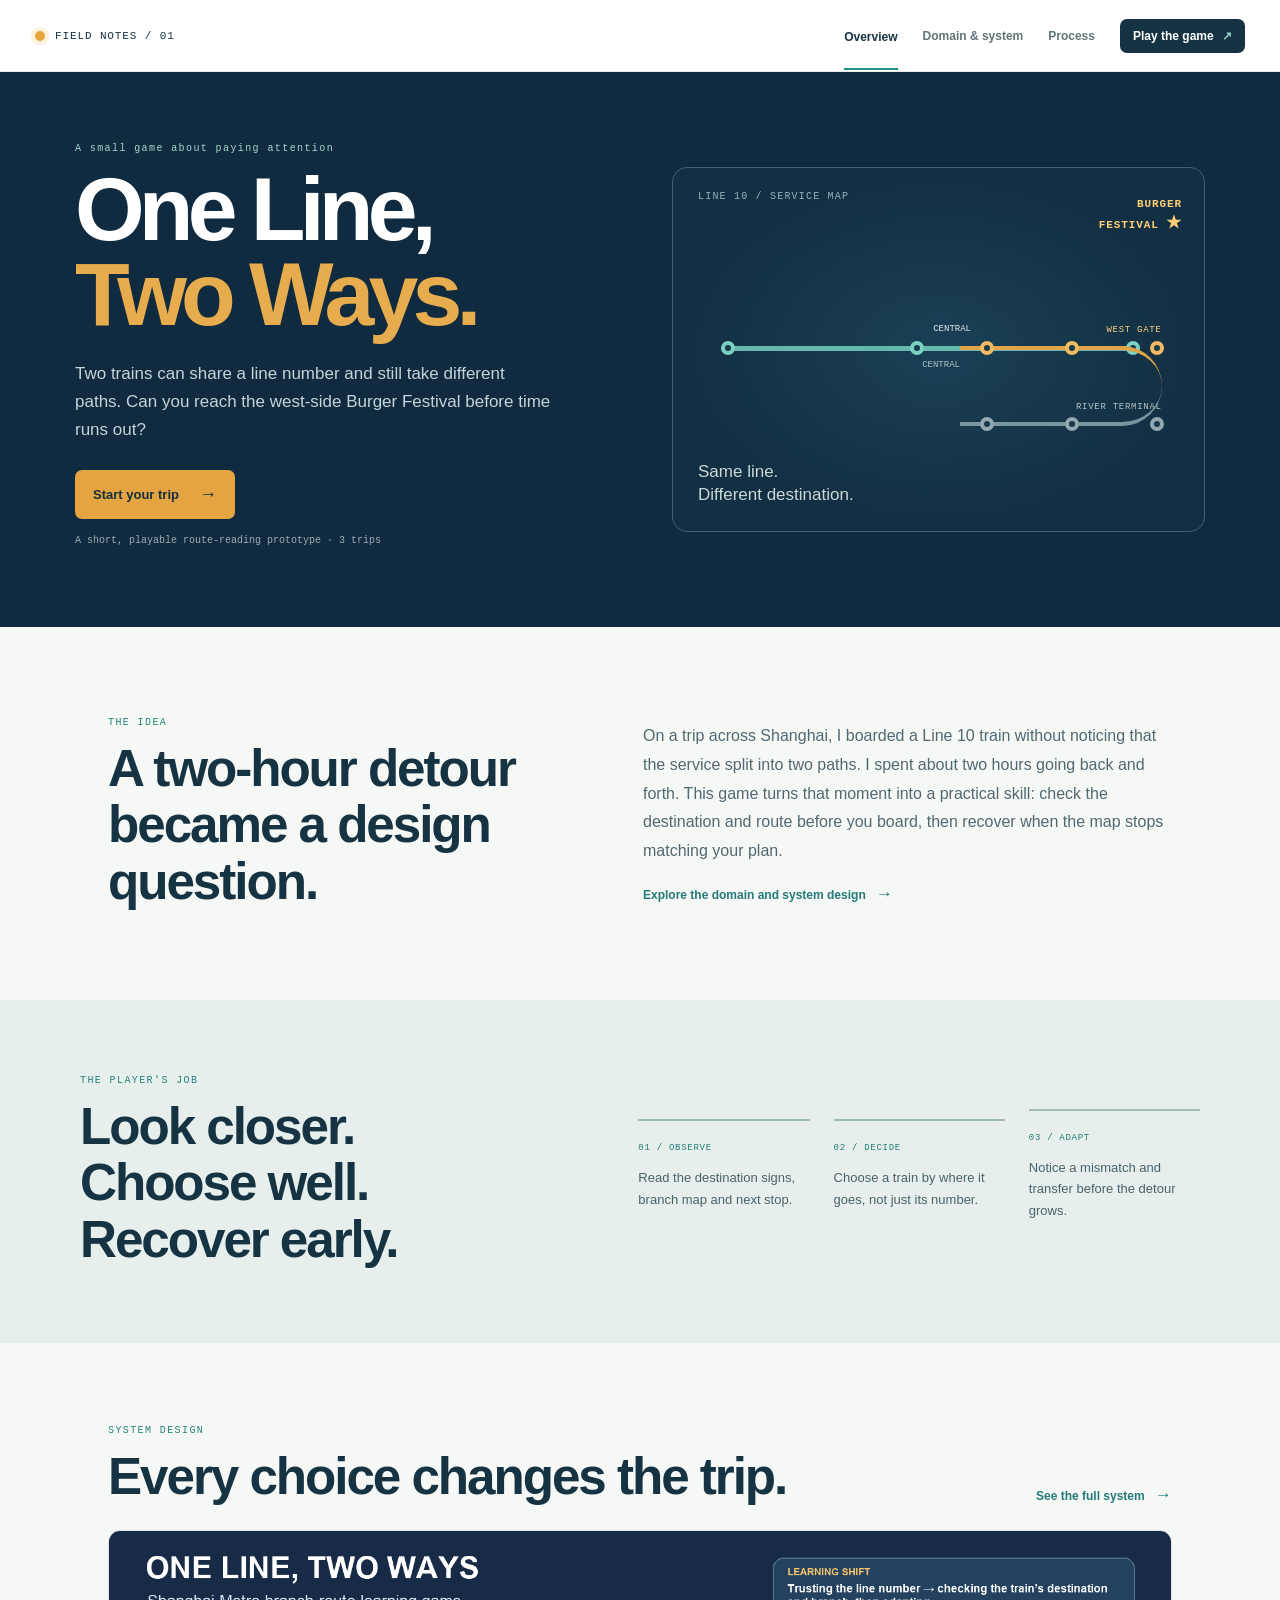
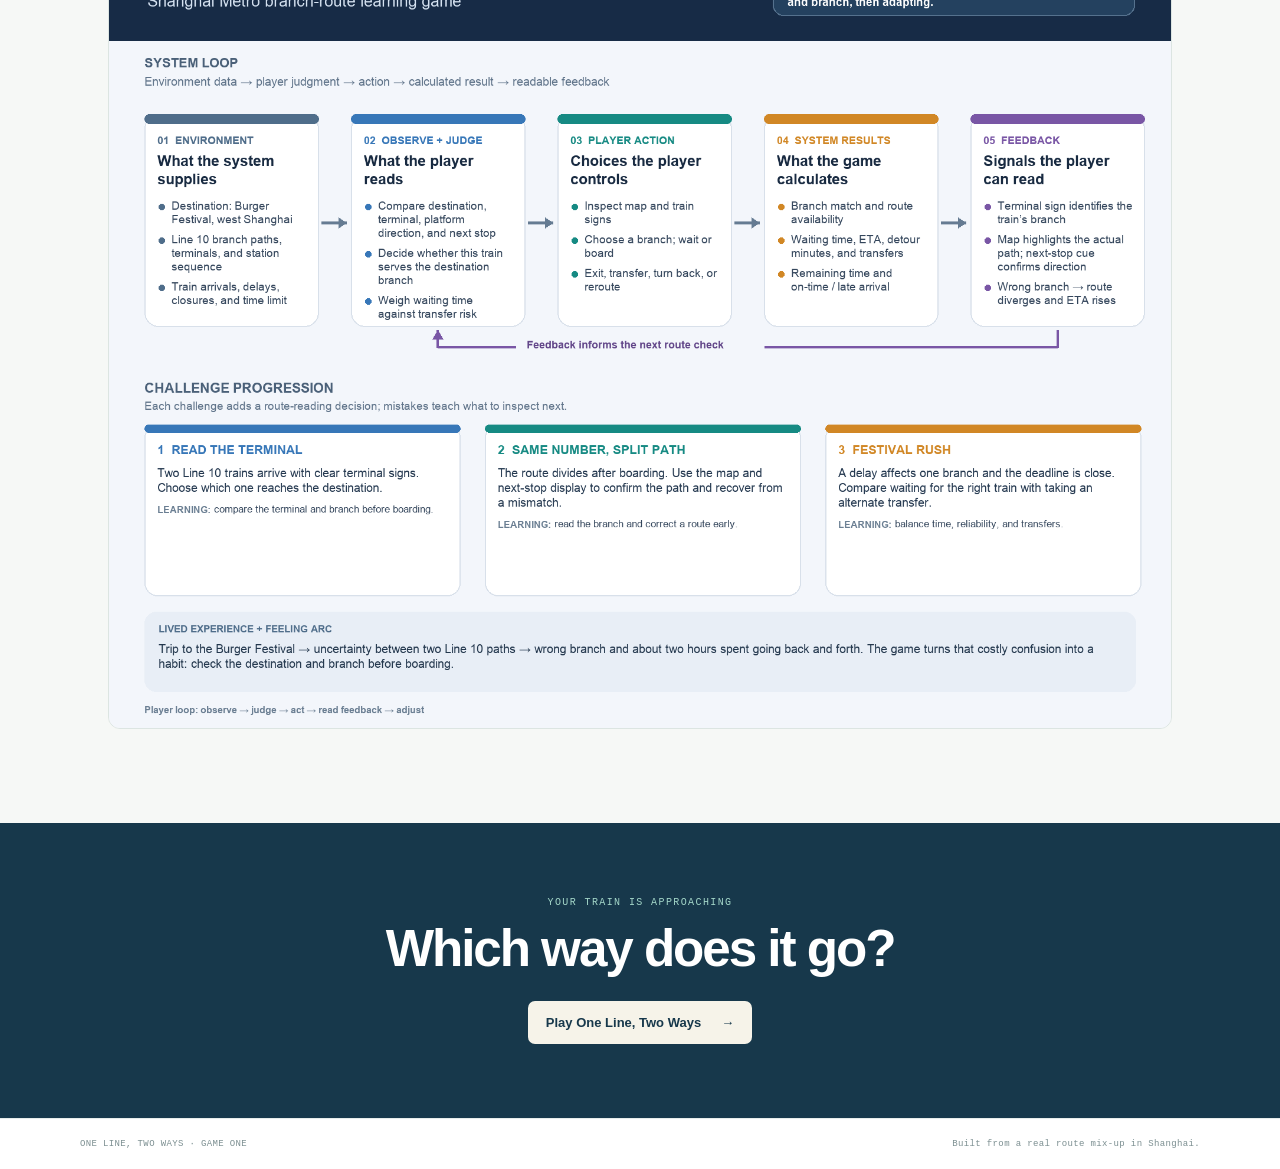
<file: index.html>
<!doctype html>
<html lang="en">
<head>
  <meta charset="utf-8"><meta name="viewport" content="width=device-width,initial-scale=1">
  <meta name="theme-color" content="#102b3f"><title>One Line, Two Ways — A route-reading game</title>
  <link rel="stylesheet" href="assets/site.css">
</head>
<body>
  <header class="topbar"><a class="brand" href="index.html"><span class="brand-dot"></span> FIELD NOTES / 01</a><nav><a class="active" href="index.html">Overview</a><a href="domain.html">Domain &amp; system</a><a href="process.html">Process</a><a class="nav-play" href="game.html">Play the game <span>↗</span></a></nav></header>
  <main>
    <section class="hero"><div class="hero-copy"><p class="eyebrow">A small game about paying attention</p><h1>One Line,<br><em>Two Ways.</em></h1><p class="lede">Two trains can share a line number and still take different paths. Can you reach the west-side Burger Festival before time runs out?</p><a class="button primary" href="game.html">Start your trip <span>→</span></a><p class="micro">A short, playable route-reading prototype · 3 trips</p></div><div class="hero-map" aria-label="Illustration of two train branches"><div class="map-label">LINE 10 / SERVICE MAP</div><div class="map-dest">BURGER<br>FESTIVAL <b>★</b></div><div class="route-main"><i></i><i></i><i></i></div><div class="route-branch branch-a"><i></i><i></i><i></i><span>WEST GATE</span></div><div class="route-branch branch-b"><i></i><i></i><i></i><span>RIVER TERMINAL</span></div><div class="map-station">CENTRAL</div><div class="map-note">Same line.<br>Different destination.</div></div></section>
    <section class="intro-grid"><div><p class="eyebrow">THE IDEA</p><h2>A two-hour detour<br>became a design question.</h2></div><div><p>On a trip across Shanghai, I boarded a Line 10 train without noticing that the service split into two paths. I spent about two hours going back and forth. This game turns that moment into a practical skill: check the destination and route before you board, then recover when the map stops matching your plan.</p><a class="text-link" href="domain.html">Explore the domain and system design <span>→</span></a></div></section>
    <section class="feature-band"><div><p class="eyebrow">THE PLAYER'S JOB</p><h2>Look closer.<br>Choose well.<br>Recover early.</h2></div><div class="steps"><article><b>01 / OBSERVE</b><p>Read the destination signs, branch map and next stop.</p></article><article><b>02 / DECIDE</b><p>Choose a train by where it goes, not just its number.</p></article><article><b>03 / ADAPT</b><p>Notice a mismatch and transfer before the detour grows.</p></article></div></section>
    <section class="graph-section"><div class="section-head"><div><p class="eyebrow">SYSTEM DESIGN</p><h2>Every choice changes the trip.</h2></div><a class="text-link" href="domain.html">See the full system <span>→</span></a></div><img class="graph-image" src="assets/system-graph.png" alt="System graph showing how route choice, time, signs and recovery affect arrival at the festival"></section>
    <section class="closing"><p class="eyebrow">YOUR TRAIN IS APPROACHING</p><h2>Which way does it go?</h2><a class="button light" href="game.html">Play One Line, Two Ways <span>→</span></a></section>
  </main>
  <footer><span>ONE LINE, TWO WAYS · GAME ONE</span><span>Built from a real route mix-up in Shanghai.</span></footer>
</body></html>
</file>
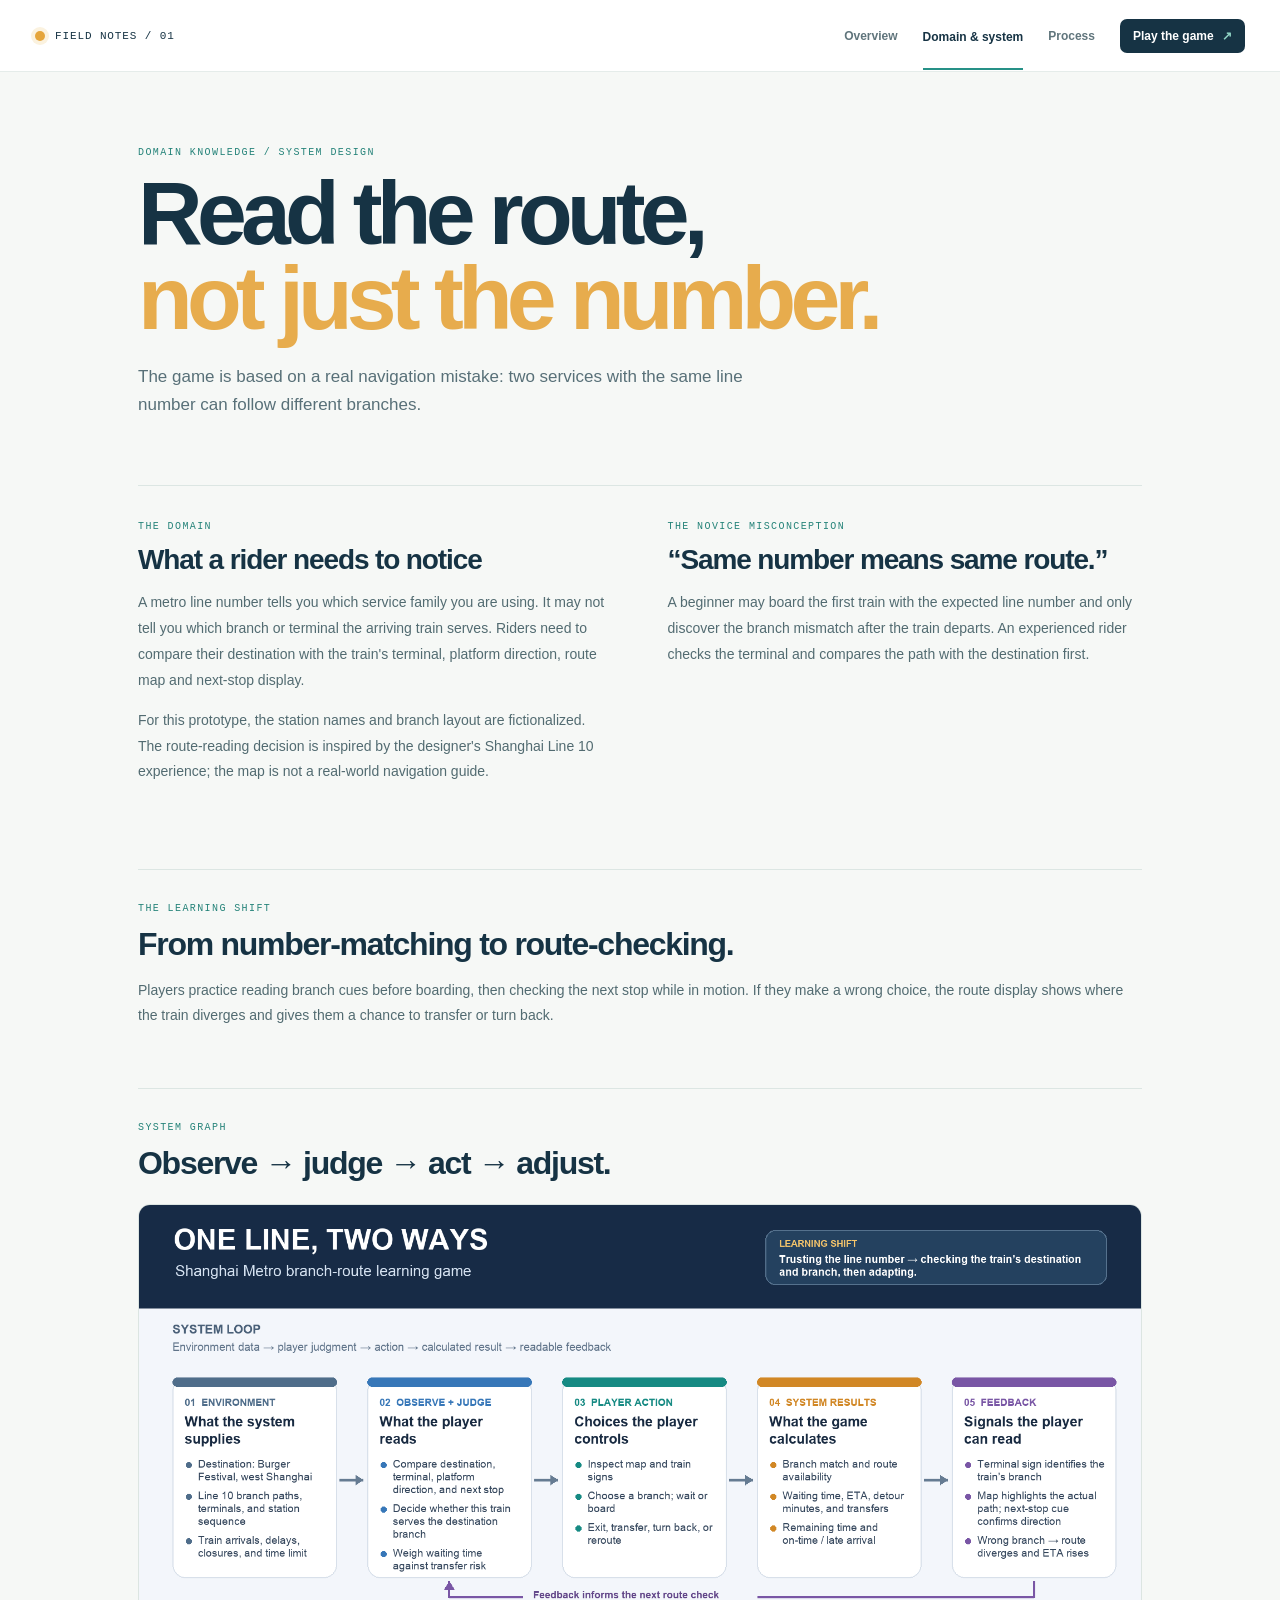
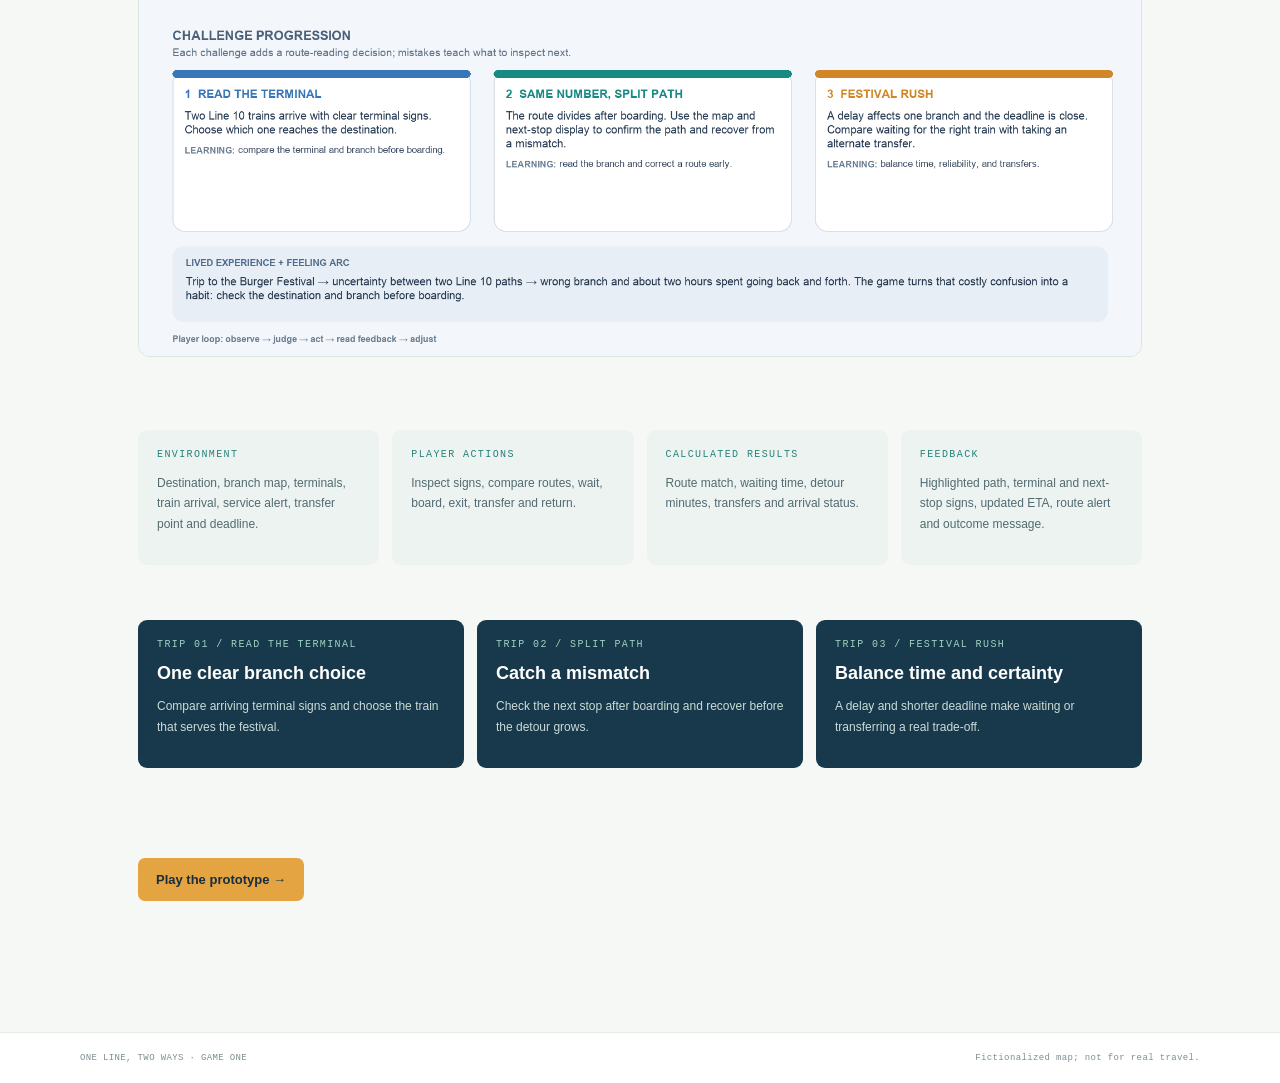
<file: domain.html>
<!doctype html><html lang="en"><head><meta charset="utf-8"><meta name="viewport" content="width=device-width,initial-scale=1"><title>Domain &amp; system — One Line, Two Ways</title><link rel="stylesheet" href="assets/site.css"></head>
<body><header class="topbar"><a class="brand" href="index.html"><span class="brand-dot"></span> FIELD NOTES / 01</a><nav><a href="index.html">Overview</a><a class="active" href="domain.html">Domain &amp; system</a><a href="process.html">Process</a><a class="nav-play" href="game.html">Play the game <span>↗</span></a></nav></header><main class="article"><p class="eyebrow">DOMAIN KNOWLEDGE / SYSTEM DESIGN</p><h1>Read the route,<br><em>not just the number.</em></h1><p class="lede">The game is based on a real navigation mistake: two services with the same line number can follow different branches.</p><div class="article-grid"><section><p class="eyebrow">THE DOMAIN</p><h2>What a rider needs to notice</h2><p>A metro line number tells you which service family you are using. It may not tell you which branch or terminal the arriving train serves. Riders need to compare their destination with the train's terminal, platform direction, route map and next-stop display.</p><p>For this prototype, the station names and branch layout are fictionalized. The route-reading decision is inspired by the designer's Shanghai Line 10 experience; the map is not a real-world navigation guide.</p></section><section><p class="eyebrow">THE NOVICE MISCONCEPTION</p><h2>“Same number means same route.”</h2><p>A beginner may board the first train with the expected line number and only discover the branch mismatch after the train departs. An experienced rider checks the terminal and compares the path with the destination first.</p></section></div><section class="wide-block"><p class="eyebrow">THE LEARNING SHIFT</p><h2>From number-matching to route-checking.</h2><p>Players practice reading branch cues before boarding, then checking the next stop while in motion. If they make a wrong choice, the route display shows where the train diverges and gives them a chance to transfer or turn back.</p></section><section class="wide-block"><p class="eyebrow">SYSTEM GRAPH</p><h2>Observe → judge → act → adjust.</h2><img class="graph-image" src="assets/system-graph.png" alt="System graph for One Line, Two Ways"></section><div class="data-grid"><section><p class="eyebrow">ENVIRONMENT</p><p>Destination, branch map, terminals, train arrival, service alert, transfer point and deadline.</p></section><section><p class="eyebrow">PLAYER ACTIONS</p><p>Inspect signs, compare routes, wait, board, exit, transfer and return.</p></section><section><p class="eyebrow">CALCULATED RESULTS</p><p>Route match, waiting time, detour minutes, transfers and arrival status.</p></section><section><p class="eyebrow">FEEDBACK</p><p>Highlighted path, terminal and next-stop signs, updated ETA, route alert and outcome message.</p></section></div><div class="data-grid challenge-grid"><section><p class="eyebrow">TRIP 01 / READ THE TERMINAL</p><h3>One clear branch choice</h3><p>Compare arriving terminal signs and choose the train that serves the festival.</p></section><section><p class="eyebrow">TRIP 02 / SPLIT PATH</p><h3>Catch a mismatch</h3><p>Check the next stop after boarding and recover before the detour grows.</p></section><section><p class="eyebrow">TRIP 03 / FESTIVAL RUSH</p><h3>Balance time and certainty</h3><p>A delay and shorter deadline make waiting or transferring a real trade-off.</p></section></div><div class="article-cta"><a class="button primary" href="game.html">Play the prototype →</a></div></main><footer><span>ONE LINE, TWO WAYS · GAME ONE</span><span>Fictionalized map; not for real travel.</span></footer></body></html>
</file>
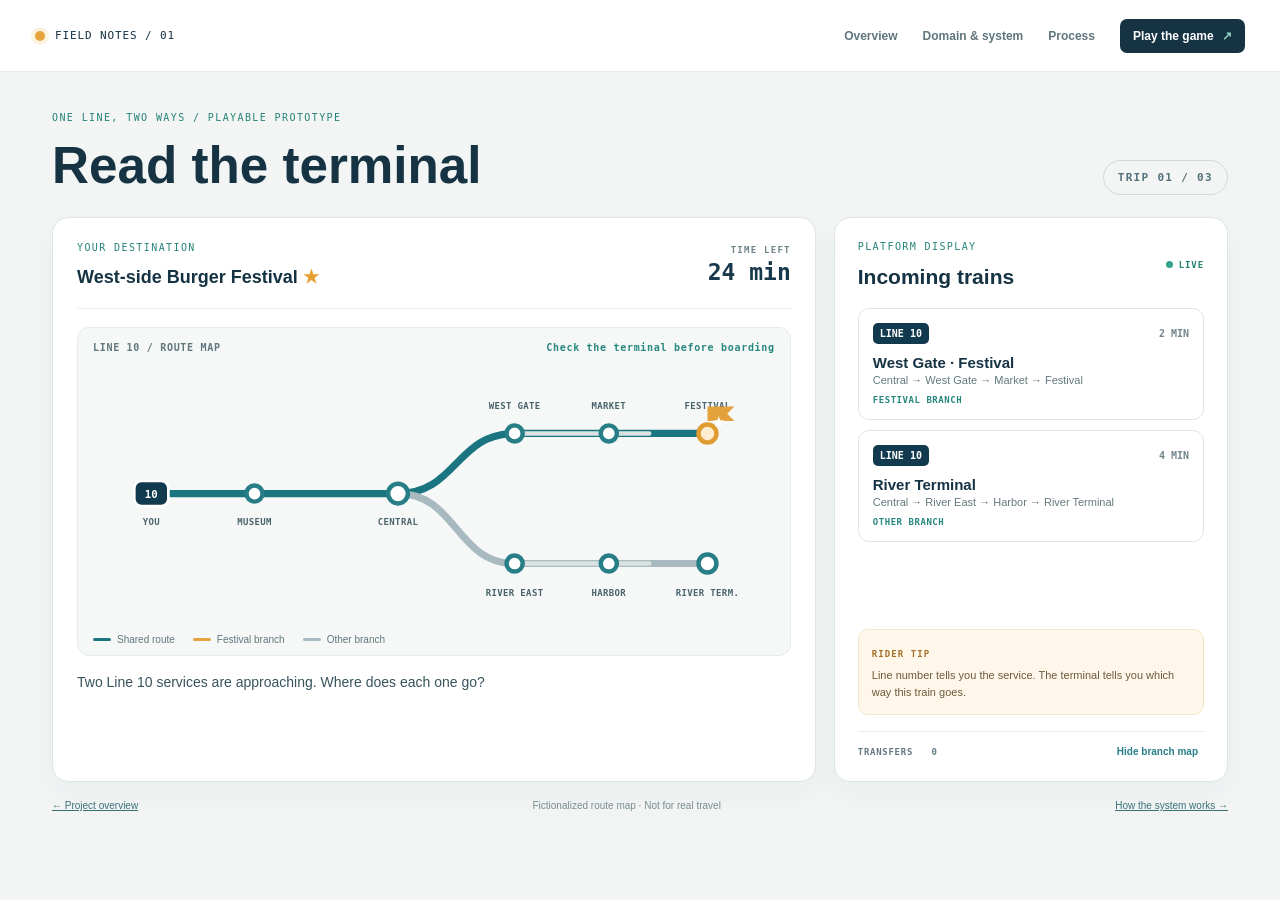
<file: game.html>
<!doctype html><html lang="en"><head><meta charset="utf-8"><meta name="viewport" content="width=device-width,initial-scale=1"><meta name="theme-color" content="#102b3f"><title>Play — One Line, Two Ways</title><link rel="stylesheet" href="assets/site.css"><link rel="stylesheet" href="assets/game.css"></head>
<body class="game-page"><header class="topbar"><a class="brand" href="index.html"><span class="brand-dot"></span> FIELD NOTES / 01</a><nav><a href="index.html">Overview</a><a href="domain.html">Domain &amp; system</a><a href="process.html">Process</a><a class="nav-play active" href="game.html">Play the game <span>↗</span></a></nav></header><main class="game-shell"><div class="game-heading"><div><p class="eyebrow">ONE LINE, TWO WAYS / PLAYABLE PROTOTYPE</p><h1 id="tripTitle">Read the terminal</h1></div><div class="trip-progress" id="progress">TRIP 01 / 03</div></div><div class="game-layout"><section class="play-panel"><div class="mission"><div><p class="eyebrow">YOUR DESTINATION</p><strong>West-side Burger Festival <span>★</span></strong></div><div class="clock"><small>TIME LEFT</small><b id="timeLeft">24 min</b></div></div><div class="map-wrap"><div class="map-caption"><span>LINE 10 / ROUTE MAP</span><span id="mapState">Check the terminal before boarding</span></div><svg id="routeMap" viewBox="0 0 760 300" role="img" aria-label="Simplified branching metro route map"><path class="track trunk" d="M65 150H340"/><path class="track trunk" d="M340 150C405 150 405 83 470 83H685"/><path class="track track-alt" d="M340 150C405 150 405 228 470 228H685"/><path class="track future" d="M470 83H620"/><path class="track future" d="M470 228H620"/><g class="stations"><circle cx="65" cy="150" r="10"/><circle cx="180" cy="150" r="9"/><circle cx="340" cy="150" r="11"/><circle cx="470" cy="83" r="9"/><circle cx="575" cy="83" r="9"/><circle cx="685" cy="83" r="10"/><circle cx="470" cy="228" r="9"/><circle cx="575" cy="228" r="9"/><circle cx="685" cy="228" r="10"/></g><g class="station-labels"><text x="65" y="185" text-anchor="middle">YOU</text><text x="180" y="185" text-anchor="middle">MUSEUM</text><text x="340" y="185" text-anchor="middle">CENTRAL</text><text x="470" y="56" text-anchor="middle" id="labelCorrectMid">WEST GATE</text><text x="575" y="56" text-anchor="middle">MARKET</text><text x="685" y="56" text-anchor="middle">FESTIVAL</text><text x="470" y="264" text-anchor="middle" id="labelWrongMid">RIVER EAST</text><text x="575" y="264" text-anchor="middle">HARBOR</text><text x="685" y="264" text-anchor="middle">RIVER TERM.</text></g><g id="trainToken" class="train-token" transform="translate(65 150)"><rect x="-19" y="-14" width="38" height="28" rx="8"/><text y="5" text-anchor="middle">10</text></g><g id="festivalFlag" class="festival-flag" transform="translate(685 83)"><path d="M0 0V-30h30l-8 8 8 8H0"/><text x="5" y="-7">★</text></g></svg><div class="map-legend"><span><i class="legend-line"></i> Shared route</span><span><i class="legend-line correct"></i> Festival branch</span><span><i class="legend-line alt"></i> Other branch</span></div></div><div id="announcement" class="announcement" aria-live="polite">Two Line 10 services are approaching. Where does each one go?</div><div class="game-actions" id="actions"></div><div id="feedback" class="feedback" aria-live="polite"></div></section><aside class="decision-panel"><div class="panel-head"><div><p class="eyebrow">PLATFORM DISPLAY</p><h2>Incoming trains</h2></div><span class="live-dot">LIVE</span></div><div id="trains" class="train-list"></div><div class="hint-box" id="hint"><b>RIDER TIP</b><p>Line number tells you the service. The terminal tells you which way this train goes.</p></div><div class="round-foot"><span id="transferCount">TRANSFERS&nbsp;&nbsp; 0</span><button id="mapToggle" class="quiet-button">Hide branch map</button></div></aside></div><div class="game-footer"><a href="index.html">← Project overview</a><span>Fictionalized route map · Not for real travel</span><a href="domain.html">How the system works →</a></div></main><script src="assets/game.js"></script></body></html>
</file>
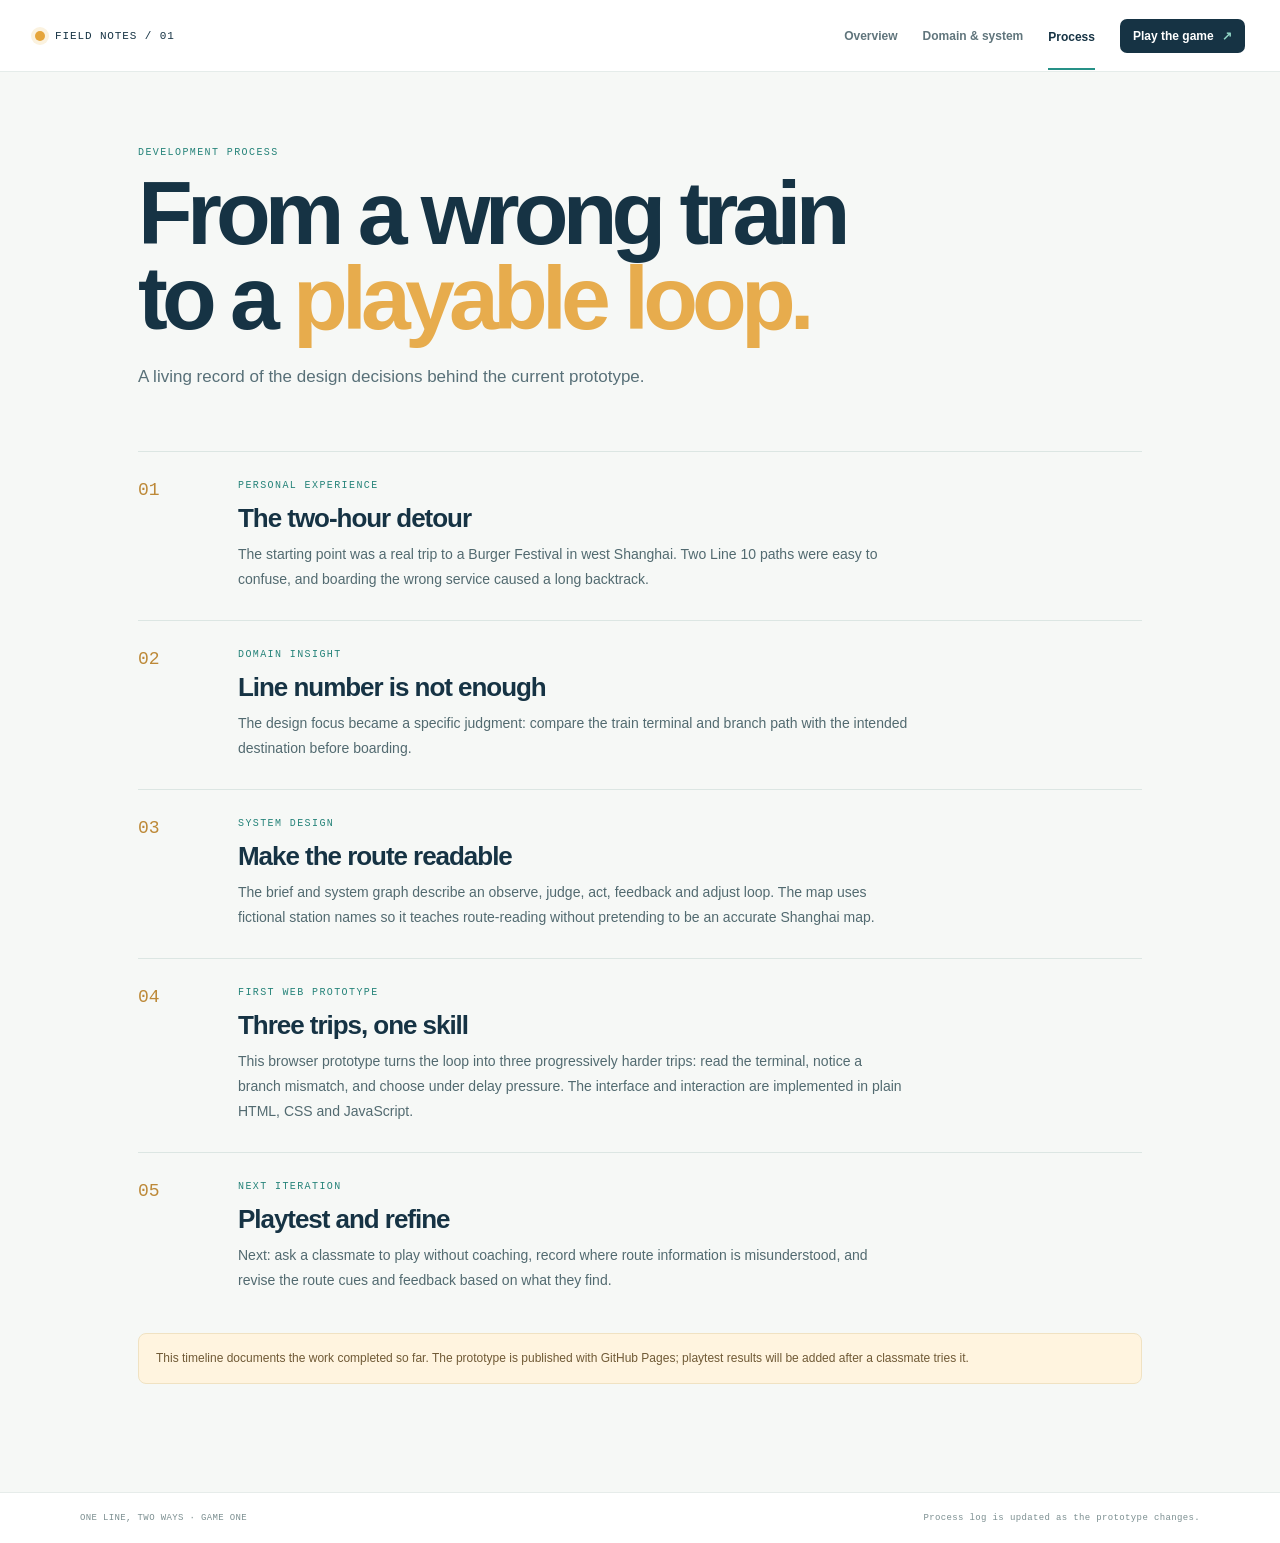
<file: process.html>
<!doctype html><html lang="en"><head><meta charset="utf-8"><meta name="viewport" content="width=device-width,initial-scale=1"><title>Process — One Line, Two Ways</title><link rel="stylesheet" href="assets/site.css"></head>
<body><header class="topbar"><a class="brand" href="index.html"><span class="brand-dot"></span> FIELD NOTES / 01</a><nav><a href="index.html">Overview</a><a href="domain.html">Domain &amp; system</a><a class="active" href="process.html">Process</a><a class="nav-play" href="game.html">Play the game <span>↗</span></a></nav></header><main class="article"><p class="eyebrow">DEVELOPMENT PROCESS</p><h1>From a wrong train<br>to a <em>playable loop.</em></h1><p class="lede">A living record of the design decisions behind the current prototype.</p><div class="timeline"><article><span class="timeline-index">01</span><div><p class="eyebrow">PERSONAL EXPERIENCE</p><h2>The two-hour detour</h2><p>The starting point was a real trip to a Burger Festival in west Shanghai. Two Line 10 paths were easy to confuse, and boarding the wrong service caused a long backtrack.</p></div></article><article><span class="timeline-index">02</span><div><p class="eyebrow">DOMAIN INSIGHT</p><h2>Line number is not enough</h2><p>The design focus became a specific judgment: compare the train terminal and branch path with the intended destination before boarding.</p></div></article><article><span class="timeline-index">03</span><div><p class="eyebrow">SYSTEM DESIGN</p><h2>Make the route readable</h2><p>The brief and system graph describe an observe, judge, act, feedback and adjust loop. The map uses fictional station names so it teaches route-reading without pretending to be an accurate Shanghai map.</p></div></article><article><span class="timeline-index">04</span><div><p class="eyebrow">FIRST WEB PROTOTYPE</p><h2>Three trips, one skill</h2><p>This browser prototype turns the loop into three progressively harder trips: read the terminal, notice a branch mismatch, and choose under delay pressure. The interface and interaction are implemented in plain HTML, CSS and JavaScript.</p></div></article><article><span class="timeline-index">05</span><div><p class="eyebrow">NEXT ITERATION</p><h2>Playtest and refine</h2><p>Next: ask a classmate to play without coaching, record where route information is misunderstood, and revise the route cues and feedback based on what they find.</p></div></article></div><p class="process-note">This timeline documents the work completed so far. The prototype is published with GitHub Pages; playtest results will be added after a classmate tries it.</p></main><footer><span>ONE LINE, TWO WAYS · GAME ONE</span><span>Process log is updated as the prototype changes.</span></footer></body></html>
</file>
<file: assets/site.css>
:root{--ink:#163344;--muted:#617780;--teal:#277e87;--paper:#f6f8f6;--line:#dce6e3;--sans:'DM Sans',Arial,sans-serif;--display:'Space Grotesk',Arial,sans-serif;--mono:'DM Mono',monospace}*{box-sizing:border-box}body{margin:0;background:var(--paper);color:var(--ink);font-family:var(--sans);-webkit-font-smoothing:antialiased}.topbar{height:72px;background:#fff;border-bottom:1px solid #e5ecea;display:flex;align-items:center;justify-content:space-between;padding:0 max(28px,calc((100vw - 1210px)/2));position:relative;z-index:2}.brand{text-decoration:none;color:var(--ink);font:500 11px var(--mono);letter-spacing:.08em;display:flex;align-items:center;gap:10px}.brand-dot{width:10px;height:10px;background:#e5a53c;border-radius:50%;box-shadow:0 0 0 4px #fbf2df}.topbar nav{display:flex;align-items:center;gap:25px}.topbar nav a{font-size:12px;font-weight:600;text-decoration:none;color:#60757c;transition:color .15s}.topbar nav a:hover,.topbar nav a.active{color:var(--ink)}.topbar nav a.active:not(.nav-play){box-shadow:inset 0 -2px #269187;padding:28px 0 26px}.topbar nav a.nav-play{background:var(--ink);color:white;border-radius:7px;padding:10px 13px}.nav-play span{color:#8fd2c4;padding-left:5px}.hero{min-height:555px;background:#102b3f;color:white;display:grid;grid-template-columns:1fr 1fr;align-items:center;padding:70px max(28px,calc((100vw - 1130px)/2));gap:64px;overflow:hidden}.eyebrow{font:500 10px var(--mono);letter-spacing:.14em;color:#258379;margin:0 0 13px}.hero .eyebrow,.closing .eyebrow{color:#a4d7c9}.hero h1,.article h1{font:600 clamp(3.5rem,7vw,6.3rem)/.95 var(--display);letter-spacing:-.065em;margin:0}.hero h1 em,.article h1 em{font-style:normal;color:#e7ac4d}.lede{max-width:480px;font-size:17px;line-height:1.65;color:#c4d4d7;margin:22px 0 26px}.button{display:inline-flex;align-items:center;gap:20px;padding:14px 18px;border-radius:7px;text-decoration:none;font-size:13px;font-weight:700;transition:transform .15s}.button:hover{transform:translateY(-2px)}.button.primary{background:#e4a442;color:#172f3c}.button.primary span{font-size:18px}.micro{font:10px var(--mono);color:#98afb2;margin-top:16px}.hero-map{position:relative;height:365px;border:1px solid #416075;border-radius:15px;background:radial-gradient(ellipse at 50% 50%,#1a4055,#132f43 68%);overflow:hidden}.map-label{position:absolute;left:25px;top:23px;font:10px var(--mono);letter-spacing:.12em;color:#93b2b7}.map-dest{position:absolute;right:22px;top:29px;text-align:right;font:700 11px/1.4 var(--mono);letter-spacing:.08em;color:#ffcf75}.map-dest b{font-size:17px}.route-main{position:absolute;left:9%;right:12%;top:49%;height:5px;background:#65b8ae;border-radius:5px}.route-main:after{content:'CENTRAL';position:absolute;left:48%;top:14px;color:#aac4c4;font:9px var(--mono)}.route-main i,.route-branch i{position:absolute;top:50%;width:14px;height:14px;transform:translateY(-50%);border:4px solid #7bd1c1;background:#18394c;border-radius:50%}.route-main i:nth-child(1){left:0}.route-main i:nth-child(2){left:45%}.route-main i:nth-child(3){right:0}.route-branch{position:absolute;left:54%;width:38%;height:75px;border-top:4px solid #e2a448;border-radius:0 40px 0 0}.branch-a{top:49%}.branch-b{top:49%;height:80px;transform:scaleY(-1);border-color:#7895a0}.route-branch i{top:-2px;border-color:#f0bb60}.branch-b i{border-color:#92a8ae}.route-branch i:nth-child(1){left:10%}.route-branch i:nth-child(2){left:52%}.route-branch i:nth-child(3){right:-2px}.route-branch span{position:absolute;right:0;top:-25px;color:#ffd182;font:9px var(--mono);letter-spacing:.08em}.branch-b span{transform:scaleY(-1);top:10px;color:#b5c5c5}.map-station{position:absolute;left:49%;top:43%;font:9px var(--mono);color:#deecea}.map-note{position:absolute;left:25px;bottom:24px;font:500 17px/1.35 var(--display);color:#c9d9d7}.intro-grid{max-width:1120px;margin:auto;padding:90px 28px;display:grid;grid-template-columns:1fr 1.15fr;gap:75px}.intro-grid h2,.feature-band h2,.graph-section h2,.closing h2,.article h2{font:600 clamp(2rem,4vw,3.3rem)/1.1 var(--display);letter-spacing:-.04em;margin:0}.intro-grid>div:nth-child(2)>p{font-size:16px;line-height:1.8;color:#506970;margin:5px 0 18px}.text-link{font-size:12px;font-weight:700;color:#237b79;text-decoration:none}.text-link span{font-size:17px;padding-left:7px}.feature-band{background:#e6efec;display:grid;grid-template-columns:1fr 1.15fr;gap:70px;padding:75px max(28px,calc((100vw - 1120px)/2))}.steps{display:grid;grid-template-columns:repeat(3,1fr);gap:24px;align-items:center}.steps article{border-top:2px solid #9fbcb4;padding-top:15px}.steps b{font:500 9px var(--mono);color:#257d76;letter-spacing:.08em}.steps p{font-size:13px;line-height:1.65;color:#49636a}.graph-section{max-width:1120px;margin:auto;padding:82px 28px 94px}.section-head{display:flex;align-items:end;justify-content:space-between;gap:25px;margin-bottom:25px}.section-head .text-link{white-space:nowrap}.graph-image{width:100%;height:auto;border:1px solid #dce5e2;border-radius:12px;display:block;background:#fff}.closing{background:#17384b;text-align:center;padding:74px 28px;color:#fff}.closing h2{font-size:clamp(2.2rem,4vw,3.7rem);margin-bottom:24px}.button.light{background:#f6f3e9;color:#17384b}footer{display:flex;justify-content:space-between;padding:20px max(28px,calc((100vw - 1120px)/2));background:#fff;border-top:1px solid #e6ecea;color:#7c8f91;font:9px var(--mono);letter-spacing:.04em}.article{max-width:1060px;margin:0 auto;padding:75px 28px 96px}.article h1{font-size:clamp(3.5rem,7vw,6rem);color:var(--ink)}.article>.lede{color:#587078;max-width:650px}.article-grid{display:grid;grid-template-columns:1fr 1fr;gap:55px;margin:66px 0 70px;padding-top:35px;border-top:1px solid var(--line)}.article-grid h2{font-size:28px;margin-bottom:12px}.article-grid p:not(.eyebrow),.wide-block>p:not(.eyebrow){font-size:14px;line-height:1.85;color:#526b71}.wide-block{padding:33px 0 45px;border-top:1px solid var(--line)}.wide-block h2{font-size:32px;margin-bottom:15px}.wide-block .graph-image{margin-top:22px}.data-grid{display:grid;grid-template-columns:repeat(4,1fr);gap:13px;margin:28px 0 55px}.data-grid section{background:#edf3f1;border-radius:9px;padding:19px}.data-grid section p:last-child{font-size:12px;line-height:1.7;color:#526a70}.challenge-grid{grid-template-columns:repeat(3,1fr);margin-top:0}.challenge-grid section{background:#18394b;color:white}.challenge-grid .eyebrow{color:#9ed1c1}.challenge-grid h3{font:600 18px var(--display);margin:0}.challenge-grid section p:last-child{color:#cbdbd8}.article-cta{padding:35px 0}.timeline{margin-top:60px}.timeline article{display:grid;grid-template-columns:75px 1fr;gap:25px;border-top:1px solid var(--line);padding:28px 0}.timeline-index{font:500 18px var(--mono);color:#bd8938}.timeline h2{font-size:26px;margin:0 0 9px}.timeline article p:not(.eyebrow){max-width:670px;font-size:14px;line-height:1.8;color:#526a70;margin:0}.process-note{background:#fff4df;border:1px solid #f0e2c2;padding:15px 17px;border-radius:8px;color:#705a36;font-size:12px;line-height:1.6}@media(max-width:760px){.topbar{height:auto;min-height:68px;padding:15px 20px;align-items:flex-start;gap:13px}.topbar nav{gap:12px;flex-wrap:wrap;justify-content:flex-end}.topbar nav a{font-size:10px}.topbar nav a.active:not(.nav-play){padding:5px 0}.hero{grid-template-columns:1fr;padding:64px 25px 40px;gap:38px}.hero-map{height:300px}.intro-grid,.feature-band{grid-template-columns:1fr;gap:30px;padding:58px 25px}.steps{gap:13px}.steps p{font-size:11px}.graph-section{padding:60px 20px}.section-head{align-items:flex-start;flex-direction:column}.article{padding:55px 22px 70px}.article-grid{grid-template-columns:1fr;gap:30px;margin:42px 0}.data-grid{grid-template-columns:1fr 1fr}.challenge-grid{grid-template-columns:1fr}.timeline article{grid-template-columns:40px 1fr;gap:14px}footer{padding:18px 20px;gap:15px;font-size:8px}}@media(max-width:450px){.topbar{display:block}.topbar nav{justify-content:flex-start;margin-top:17px}.hero h1{font-size:3.8rem}.steps{grid-template-columns:1fr}.data-grid{grid-template-columns:1fr}.hero-map{height:260px}}
</file>
<file: assets/game.css>
.game-page{background:#f2f5f4;min-height:100vh}.game-shell{max-width:1240px;margin:0 auto;padding:40px 32px 30px}.game-heading{display:flex;justify-content:space-between;align-items:end;margin-bottom:22px}.game-heading h1{font-size:clamp(2.2rem,4vw,3.5rem);margin:5px 0 0}.trip-progress{font:700 11px var(--mono);letter-spacing:.12em;color:#56707b;border:1px solid #cfdbda;border-radius:99px;padding:10px 14px}.game-layout{display:grid;grid-template-columns:minmax(0,1.55fr) minmax(290px,.8fr);gap:18px;align-items:stretch}.play-panel,.decision-panel{background:#fff;border:1px solid #dce5e3;border-radius:16px;box-shadow:0 12px 34px #1733420a}.play-panel{padding:24px}.mission{display:flex;justify-content:space-between;align-items:center;padding:0 0 20px;border-bottom:1px solid #e8eeec}.mission strong{font-size:18px}.mission strong span{color:#e89f32}.clock{min-width:88px;text-align:right}.clock small,.clock b{display:block}.clock small{font:700 9px var(--mono);letter-spacing:.14em;color:#6d8389}.clock b{font:700 23px var(--mono);color:#18394c;margin-top:4px}.clock.low b{color:#c05a3b}.map-wrap{background:#f5f8f7;border:1px solid #e5ecea;border-radius:12px;margin:18px 0 15px;padding:14px 15px 10px}.map-caption,.map-legend{display:flex;justify-content:space-between;gap:10px;color:#61777d}.map-caption{font:700 10px var(--mono);letter-spacing:.07em}.map-caption span:last-child{color:#26877f;text-align:right}#routeMap{display:block;width:100%;height:auto;margin:6px 0}.track{fill:none;stroke:#1b7580;stroke-width:8;stroke-linecap:round}.track-alt{stroke:#a8bac0}.track.future{stroke:#dae3e1;stroke-width:5}.track.highlight{stroke:#e5a53c}.track.wrong-highlight{stroke:#d7795e}.stations circle{fill:#fff;stroke:#277e87;stroke-width:5}.stations circle.target{fill:#ffedd1;stroke:#e09b31}.stations circle.visited{fill:#c7e6df;stroke:#26877f}.station-labels text{font:700 10px var(--mono);letter-spacing:.04em;fill:#49636b}.train-token rect{fill:#123a4e;stroke:#fff;stroke-width:3}.train-token text{fill:#fff;font:700 12px var(--mono)}.festival-flag path{fill:#e4a23d}.festival-flag text{font-size:17px;fill:#fff}.map-legend{justify-content:flex-start;gap:18px;font-size:10px}.map-legend span{display:flex;align-items:center;gap:6px}.legend-line{height:3px;width:18px;background:#1b7580;border-radius:4px}.legend-line.correct{background:#e5a53c}.legend-line.alt{background:#a8bac0}.announcement{font-size:14px;line-height:1.6;color:#38535c;min-height:44px}.game-actions{display:flex;flex-wrap:wrap;gap:9px;margin-top:12px}.game-actions button{border:0;border-radius:8px;background:#123a4e;color:#fff;padding:12px 15px;font:700 12px var(--sans);cursor:pointer;transition:transform .15s,background .15s}.game-actions button:hover{transform:translateY(-1px);background:#1c5867}.game-actions button.secondary{background:#e9f0ef;color:#234b55}.game-actions button.secondary:hover{background:#d9e8e4}.game-actions button:disabled{opacity:.42;cursor:not-allowed;transform:none}.feedback{font-size:12px;line-height:1.55;color:#586e74;margin-top:12px;min-height:18px}.decision-panel{padding:23px;display:flex;flex-direction:column}.panel-head{display:flex;justify-content:space-between;align-items:center}.panel-head h2{margin:4px 0 0;font-size:21px}.live-dot{font:700 9px var(--mono);letter-spacing:.1em;color:#218274}.live-dot:before{content:"";display:inline-block;width:7px;height:7px;border-radius:50%;background:#35a38b;margin-right:6px}.train-list{display:grid;gap:10px;margin-top:19px}.train-card{border:1px solid #dfe7e5;border-radius:11px;padding:14px;cursor:pointer;transition:border .15s,background .15s}.train-card:hover,.train-card.selected{border-color:#279184;background:#f1faf7}.train-card.disabled{opacity:.5;cursor:default}.train-card-top{display:flex;justify-content:space-between;align-items:center}.line-pill{background:#123a4e;color:white;border-radius:5px;padding:5px 7px;font:700 10px var(--mono)}.train-time{font:700 10px var(--mono);color:#72858a}.train-terminal{font-weight:750;font-size:15px;margin:10px 0 3px}.train-stops{font-size:11px;color:#64797e}.train-status{font:700 9px var(--mono);letter-spacing:.06em;text-transform:uppercase;color:#26877f;margin-top:9px}.train-card.selected .train-status{color:#126c62}.hint-box{background:#fff8ea;border:1px solid #f2e5c8;border-radius:10px;padding:13px;margin-top:auto}.hint-box b{font:700 9px var(--mono);letter-spacing:.12em;color:#a47028}.hint-box p{font-size:11px;line-height:1.55;margin:6px 0 0;color:#6d5a3d}.round-foot{border-top:1px solid #e8eeec;margin-top:16px;padding-top:13px;display:flex;justify-content:space-between;align-items:center;font:700 9px var(--mono);letter-spacing:.08em;color:#637980}.quiet-button{border:0;background:none;color:#277e87;font:700 10px var(--sans);cursor:pointer}.game-footer{display:flex;justify-content:space-between;gap:12px;margin-top:18px;color:#7a8b8f;font-size:10px}.game-footer a{color:#39717a}.game-footer span{text-align:center}.feedback.success{color:#167566}.feedback.error{color:#aa553b}.result-card{padding:17px;border:1px solid #dbe8e3;background:#f1faf6;border-radius:10px}.result-card h3{margin:2px 0 7px;font-size:17px}.result-card p{margin:0;color:#52696e;font-size:12px;line-height:1.55}.result-card.fail{background:#fff6ef;border-color:#f0ded1}.@media(max-width:850px){.game-layout{grid-template-columns:1fr}.decision-panel{min-height:340px}.hint-box{margin-top:18px}.game-shell{padding:28px 18px}}@media(max-width:580px){.play-panel,.decision-panel{padding:17px}.map-wrap{padding:12px 9px}.station-labels text{font-size:8px}.map-legend{gap:9px;font-size:8px}.game-footer{flex-wrap:wrap}.game-footer span{order:3;width:100%}.mission strong{font-size:15px}}
</file>
